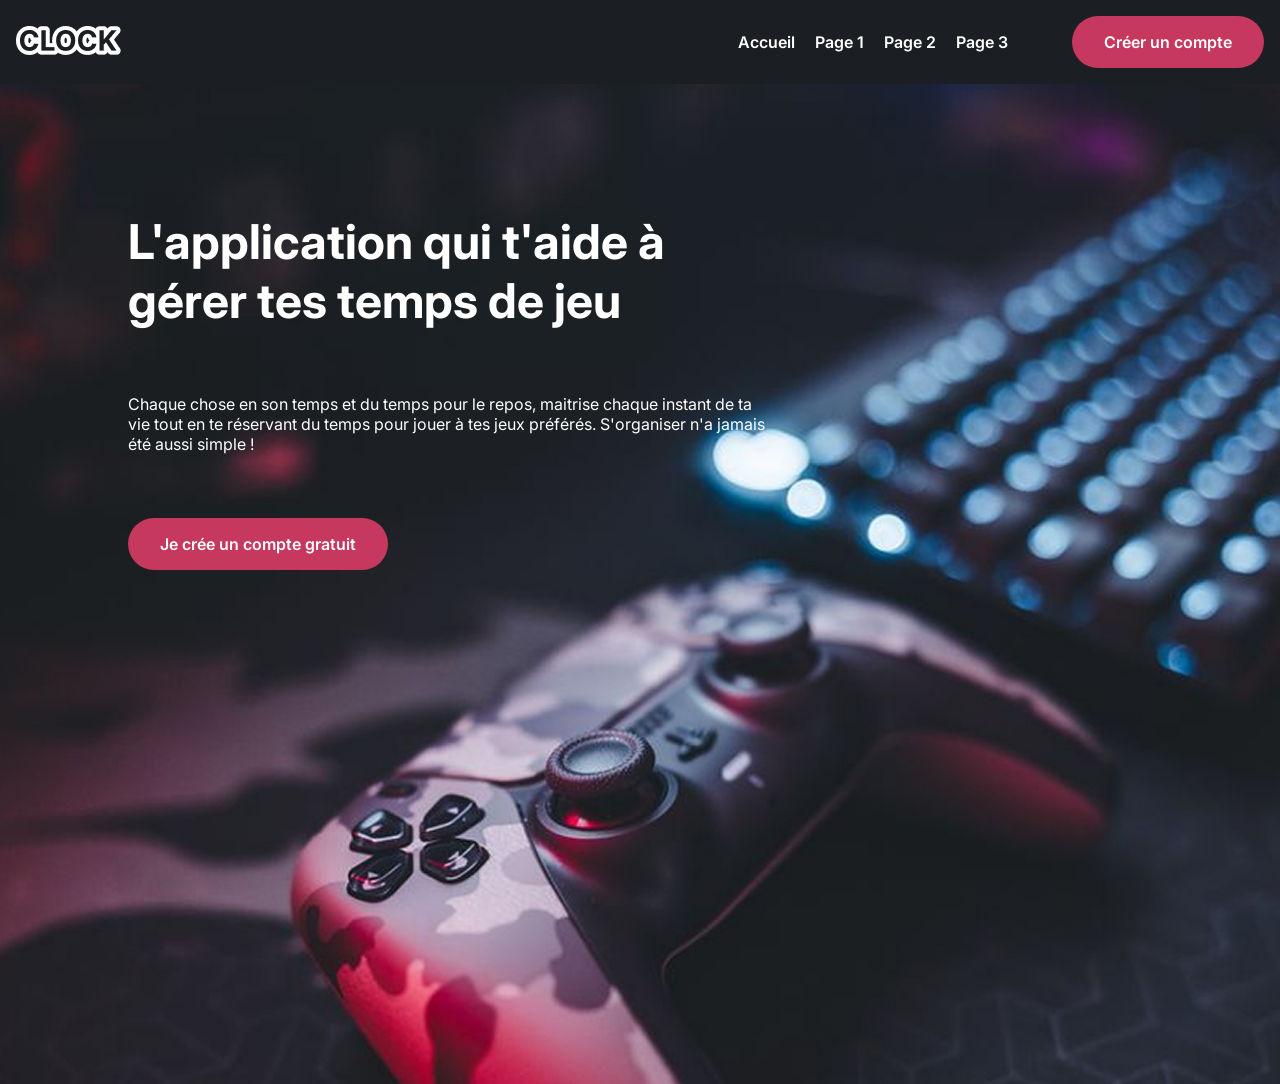
<file: indexbis.html>
<!DOCTYPE html>
<html lang="en">
<head>
    <meta charset="UTF-8">
    <meta name="viewport" content="width=device-width, initial-scale=1.0">
    <title>CLOCK</title>
    <link rel="stylesheet" href="style.css">
</head>
<body>
    <header class="bg-black flex space-between p-16 align-center">
        <a href=""><img src="assets/CLOCK.png" alt=""></a>

        <div class="flex align-center">
        <nav>
            <a href="" class="white txt-none semibold">Accueil</a>
            <a href="" class="white txt-none semibold ml-16">Page 1</a>
            <a href="" class="white txt-none semibold ml-16">Page 2</a>
            <a href="" class="white txt-none semibold ml-16">Page 3</a>
        </nav>
        <a href="" class="white txt-none bg-candy semibold br-50 p-btn ml-64">Créer un compte</a>
        </div>
    </header>

    <section class="bg-hero">
        <div class="ml-128 pt-128 w-50">
        <h1 class="bold white size-48 mb-64">L'application qui t'aide à gérer tes temps de jeu</h1>
        <p class="white size-16 mb-64">Chaque chose en son temps et du temps pour le repos, maitrise chaque instant de ta vie tout en te réservant du temps pour jouer à tes jeux préférés. S'organiser n'a jamais été aussi simple !</p>
        <a href="" class="white txt-none bg-candy semibold br-50 p-btn">Je crée un compte gratuit</a>
        </div>
    </section>
</body>
</html>
</file>
<file: style.css>
@import url('https://fonts.googleapis.com/css2?family=Inter:ital,opsz,wght@0,14..32,100..900;1,14..32,100..900&display=swap');

*{
    padding: 0;
    margin: 0;
    box-sizing: border-box;
    font-family: "Inter";
}

a {
    display: inline-block;
    text-decoration: none;
    color: gold;
}

/* BACKGROUNDS */

.bg-green{
    background-color: #61FF7B;
}

.bg-pink{
    background-color: #1398A0;
}

.bg-black{
    background-color: #1B1E23;
}

.bg-candy{
    background-color: #C7385E;
}

.bg-hero{
    background-image: url(assets/Pexels\ Photo\ by\ Erik\ Mclean.jpg);
    background-size: cover;
    background-position: top;
    height: 1000px;
}

/* RADIUS */

.br-32{
    border-radius: 32px;
}

.br-chelou{
    border-top-right-radius: 32px;
    border-bottom-left-radius: 32px;
}

.br-8{
    border-radius: 8px;
}

.br-8-left{
    border-top-left-radius: 8px;
    border-bottom-left-radius: 8px;
}

.br-27{
    border-radius: 27px;
}

.br-16{
    border-radius: 16px;
}

.br-50{
    border-radius: 50px;
}

/* BORDERS */

.border-1{
    border: 1px solid gray;
}

.border-2{
    border: 2px solid black;
}

.border-dashed{
    border: 5px dashed black;
}

/* COLORS */

.white{
    color: white;
}

.black{
    color: black;
}

.red{
    color: #FF4D35;
}

/* PADDINGS */

.p-btn{
    padding: 16px 32px;
}

.p-card{
    padding: 32px 16px;
}

.p-8{
    padding: 8px;
}

.p-16{
    padding: 16px;
}

.pt-330{
    padding-top: 330px;
}

.pt-128{
    padding-top: 128px;
}

.p-32{
    padding: 32px;
}

/* TEXTE */

.txt-none{
    text-decoration: none;
}

.txt-center{
    text-align: center;
}

.txt-right{
    text-align: right;
}

/* FONT-SIZE */

.size-22{
    font-size: 22px;
}

.size-16{
    font-size: 16px;
}

.size-18{
    font-size: 18px;
}

.size-14{
    font-size: 14px;
}

.size-12{
    font-size: 12px;
}

.size-48{
    font-size: 48px;
}

/* FONT-WEIGHT */

.bold{
    font-weight: bold;
}

.semibold{
    font-weight: 600;
}

/* MARGINS */

.m-32{
    margin: 32px;
}

.mb-16{
    margin-bottom: 16px;
}

.mb-64{
    margin-bottom: 64px;
}

.mt-10{
    margin-top: 10px;
}

.ml-16{
    margin-left: 16px;
}

.ml-64{
    margin-left: 64px;
}

.ml-175{
    margin-left: 175px;
}

.ml-128{
    margin-left: 128px;
}

.mt-128{
    margin-top: 128px;
}

.mr-16{
    margin-right: 16px;
}

/* CARDS */

.card-1{
    width: 325px;
}

.card-2{
    width: 551px;
}

.card-3{
    width: 300px;
}

/* WIDTHS */

.w-100{
    width: 100%;
}

.w-50{
    width: 50%;
}

/* HOVER */

.bg-green:hover{
    background-color: #61FF7B;
}

.bg-blue:hover{
    background-color: #1398A0;
}

/* FLEX */

.flex{
    display: flex;
    flex-wrap: wrap;
}

.space-between{
    justify-content: space-between;
}

.align-center{
    align-items: center;
}

.space-around{
    justify-content: space-around;
}

.flex-end{
    justify-content: flex-end;
}

.column{
    flex-direction: column;
}

/* ANIME CARDS */

.bg-toji{
    background-image: url(https://i.pinimg.com/originals/07/c9/9b/07c99bda5417bc7774089b52e7340c36.gif);
    background-size: cover;
    background-position: top;
}

.bg-gojo{
    background-image: url(https://i.pinimg.com/originals/d7/e9/3b/d7e93b5754f95696d4913e6489ce788a.gif);
    background-size: cover;
    background-position: top;
}

.bg-levi{
    background-image: url(https://i.pinimg.com/originals/7a/9c/fb/7a9cfbb6e006a76637aca096ae4a7bb8.gif);
    background-size: cover;
    background-position: top;
}

.bg-luffy{
    background-image: url(https://i.pinimg.com/originals/f2/95/e0/f295e0bfc2e646bbf49a50caabcee230.gif);
    background-size: cover;
    background-position: top;
}

.bg-killua{
    background-image: url(https://i.pinimg.com/originals/9c/2b/56/9c2b5679e268164fa34931f16d877c94.gif);
    background-size: cover;
    background-position: top;
}
</file>
